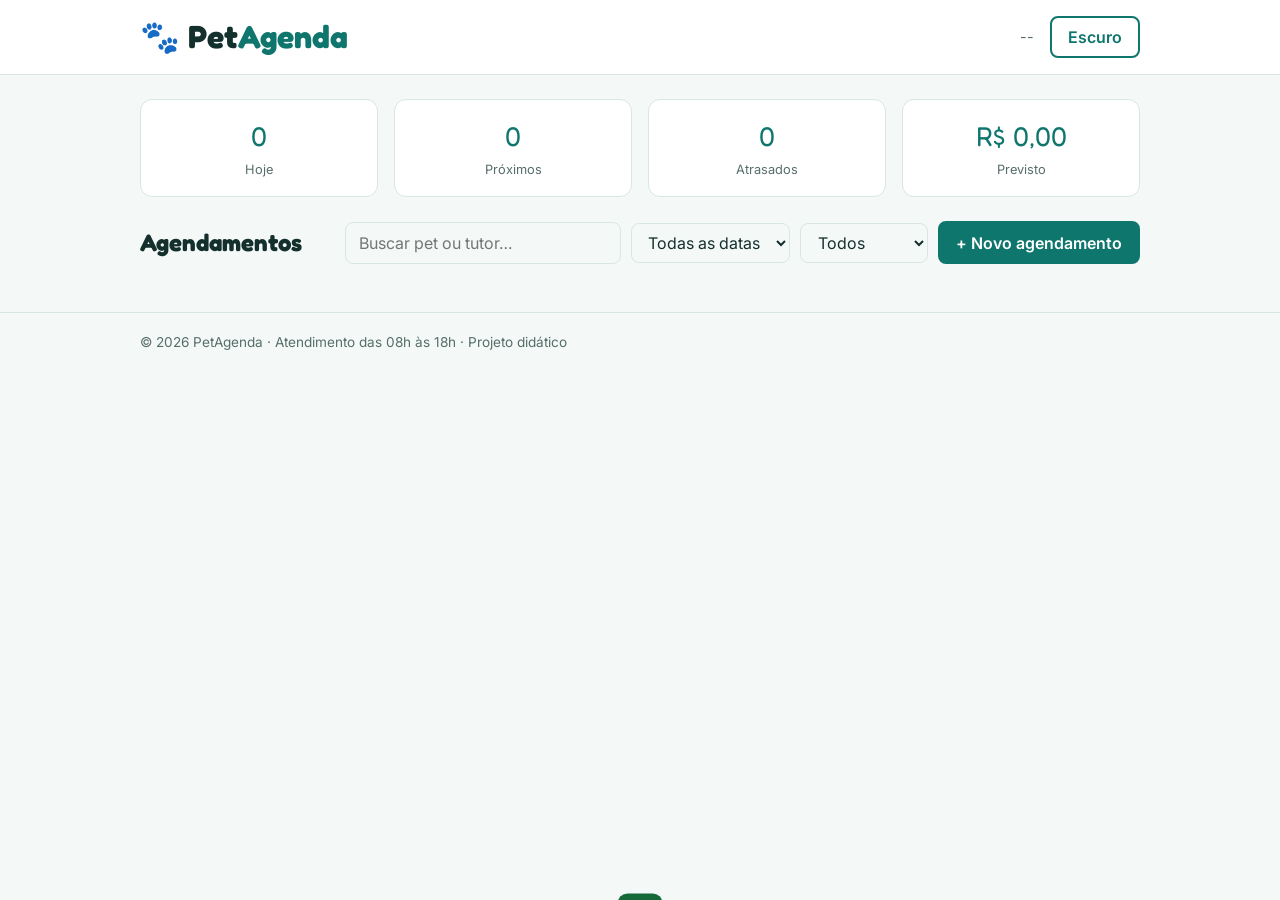
<file: AGENDAPET/index.html>
<!DOCTYPE html>
<html lang="pt-BR">
<head>
  <meta charset="UTF-8">
  <meta name="viewport" content="width=device-width, initial-scale=1">
  <title>PetAgenda — Agendamentos do pet shop</title>
  <link href="https://fonts.googleapis.com/css2?family=Fredoka:wght@600&family=Inter:wght@400;600&display=swap" rel="stylesheet">
  <link rel="stylesheet" href="style.css">
</head>
<body>
  <header class="topo">
    <div class="container topo__in">
      <h1 class="logo">🐾 Pet<span>Agenda</span></h1>
      <p class="relogio"><time id="relogio">--</time></p>
      <button id="btn-tema" class="btn btn-sec" type="button" aria-label="Alternar tema">Escuro</button>
    </div>
  </header>

  <main class="container">
    <!-- Resumo (visibilidade do estado do sistema) -->
    <section class="resumo" aria-label="Resumo">
      <div class="kpi"><span id="k-hoje">0</span><small>Hoje</small></div>
      <div class="kpi"><span id="k-prox">0</span><small>Próximos</small></div>
      <div class="kpi"><span id="k-atras">0</span><small>Atrasados</small></div>
      <div class="kpi"><span id="k-fat">R$ 0,00</span><small>Previsto</small></div>
    </section>

    <section aria-labelledby="t-ag">
      <div class="barra">
        <h2 id="t-ag">Agendamentos <small id="contagem"></small></h2>
        <label for="busca" class="sr-only">Buscar por pet ou tutor</label>
        <input id="busca" type="search" placeholder="Buscar pet ou tutor…">
        <label for="periodo" class="sr-only">Período</label>
        <select id="periodo">
          <option value="todos">Todas as datas</option>
          <option value="hoje">Hoje</option>
          <option value="proximos">Próximos</option>
        </select>
        <label for="status" class="sr-only">Status</label>
        <select id="status">
          <option>Todos</option><option>Agendado</option><option>Concluído</option><option>Cancelado</option>
        </select>
        <button id="novo" class="btn" type="button">+ Novo agendamento</button>
      </div>
      <ul id="lista" class="lista"></ul>
    </section>
  </main>

  <footer class="rodape"><div class="container"><p>© 2026 PetAgenda · Atendimento das 08h às 18h · Projeto didático</p></div></footer>

  <dialog id="dlg" aria-labelledby="t-form">
    <form id="form" novalidate>
      <h2 id="t-form">Agendamento</h2>
      <input type="hidden" id="f-id">
      <label for="f-pet">Nome do pet</label><input id="f-pet" type="text">
      <label for="f-tutor">Nome do tutor</label><input id="f-tutor" type="text">
      <label for="f-servico">Serviço</label><select id="f-servico"></select>
      <div class="duas">
        <div><label for="f-data">Data</label><input id="f-data" type="date"></div>
        <div><label for="f-hora">Hora</label><input id="f-hora" type="time" step="900"></div>
      </div>
      <p id="erro-form" class="erro" role="alert"></p>
      <div class="acoes">
        <button type="button" id="cancelar" class="btn btn-sec">Cancelar</button>
        <button type="submit" class="btn">Salvar</button>
      </div>
    </form>
  </dialog>

  <div id="toast" role="status" aria-live="polite"></div>
  <script src="script.js"></script>
</body>
</html>
</file>
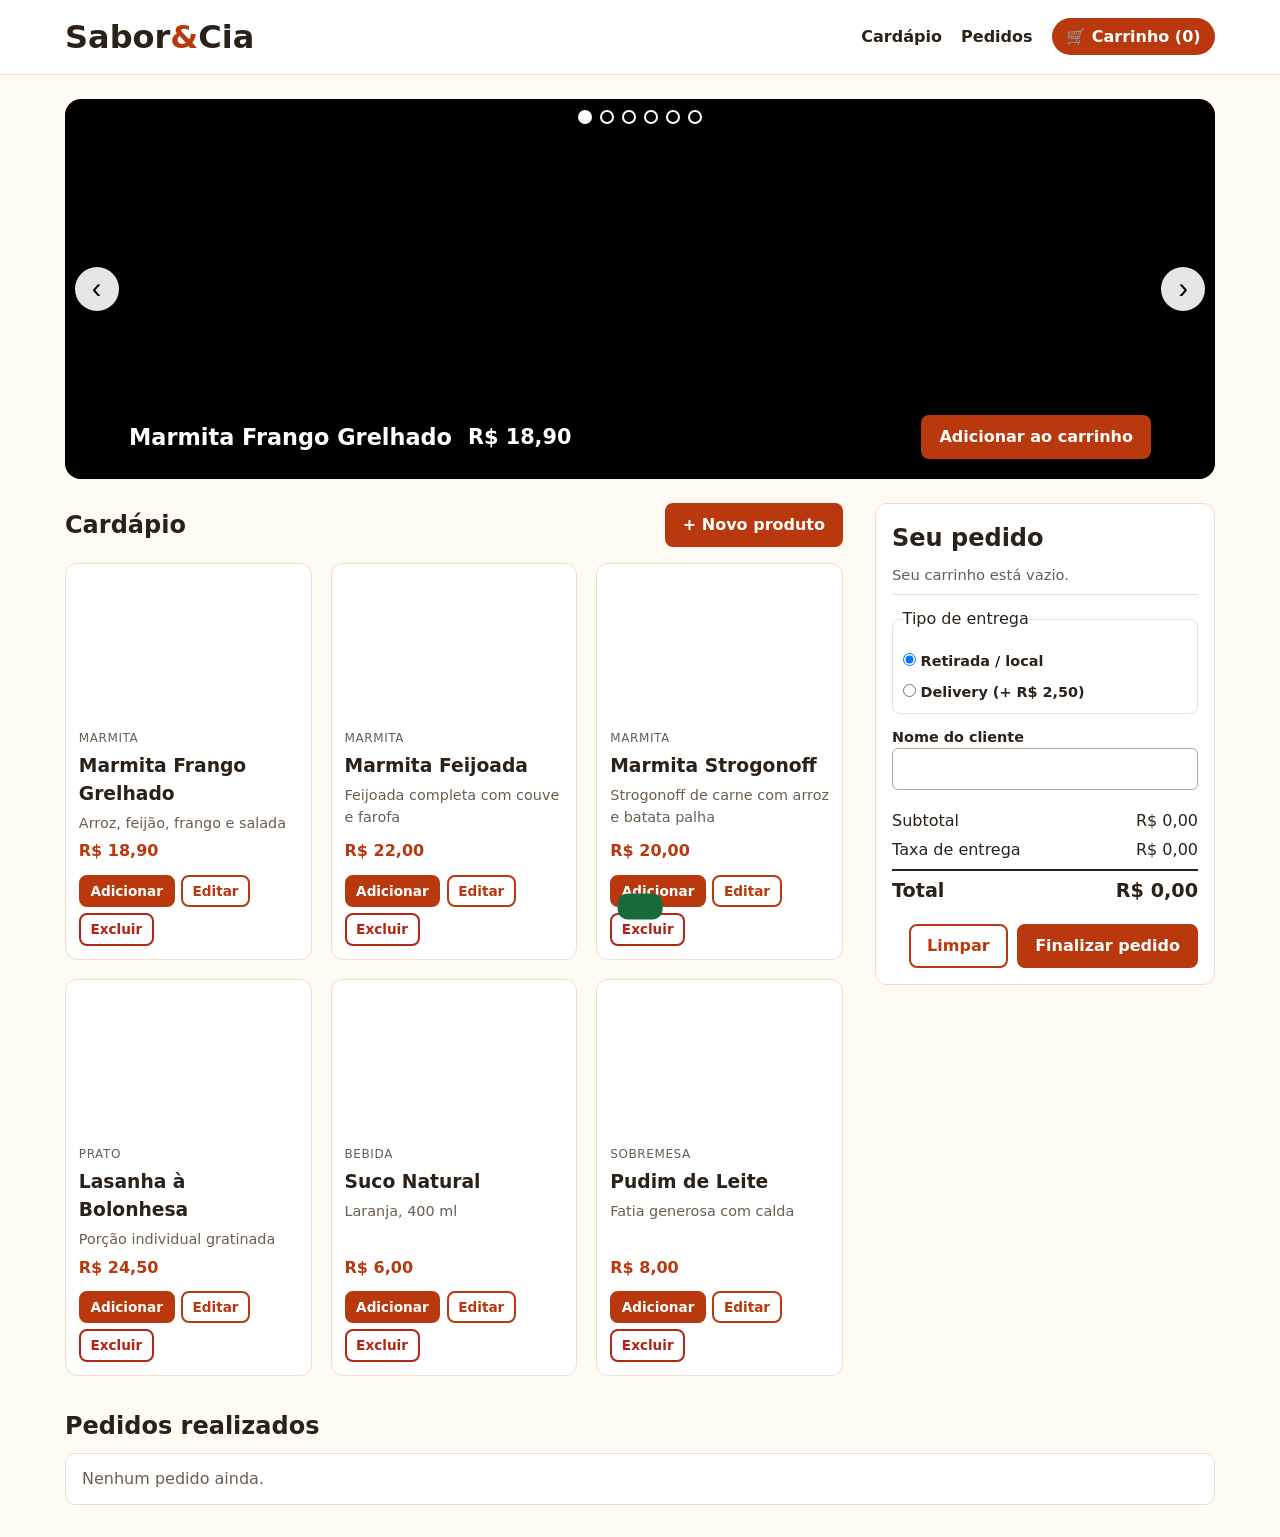
<file: CARRINHODECOMPRAS/index.html>
<!DOCTYPE html>
<html lang="pt-BR">
<head>
  <meta charset="UTF-8">
  <meta name="viewport" content="width=device-width, initial-scale=1">
  <title>Sabor & Cia — Pedidos</title>
  <link rel="stylesheet" href="style.css">
</head>
<body>
  <header class="topo">
    <div class="container topo__in">
      <h1 class="logo">Sabor<span>&amp;</span>Cia</h1>
      <nav aria-label="Principal">
        <a href="#cardapio">Cardápio</a>
        <a href="#pedidos">Pedidos</a>
        <!-- Visibilidade do estado: contador sempre visível -->
        <a href="#carrinho" class="btn-carrinho">🛒 Carrinho (<span id="contador">0</span>)</a>
      </nav>
    </div>
  </header>

  <main class="container">
    <!-- CARROSSEL: imagem + nome + preço de cada prato -->
    <section id="carrossel" class="carrossel" aria-roledescription="carrossel" aria-label="Pratos em destaque">
      <div id="slide"></div>
      <button id="ant" class="seta esq" type="button" aria-label="Prato anterior">‹</button>
      <button id="prox" class="seta dir" type="button" aria-label="Próximo prato">›</button>
      <div id="pontos" class="pontos"></div>
    </section>

    <div class="layout">
      <!-- CARDÁPIO (READ + botões de CREATE / UPDATE / DELETE) -->
      <section id="cardapio" aria-labelledby="t-cardapio">
        <div class="secao-topo">
          <h2 id="t-cardapio">Cardápio</h2>
          <button id="novo" class="btn" type="button">+ Novo produto</button>
        </div>
        <div id="lista" class="grade"></div>
      </section>

      <!-- CARRINHO -->
      <aside id="carrinho" class="carrinho" aria-labelledby="t-carrinho">
        <h2 id="t-carrinho">Seu pedido</h2>
        <ul id="itens" class="itens"></ul>

        <fieldset>
          <legend>Tipo de entrega</legend>
          <label><input type="radio" name="entrega" value="retirada" checked> Retirada / local</label>
          <label><input type="radio" name="entrega" value="delivery"> Delivery (+ R$ 2,50)</label>
        </fieldset>

        <label for="cli-nome">Nome do cliente</label>
        <input id="cli-nome" type="text" autocomplete="name">
        <div id="bloco-end" hidden>
          <label for="cli-end">Endereço de entrega</label>
          <input id="cli-end" type="text" autocomplete="street-address">
        </div>

        <dl class="resumo">
          <div><dt>Subtotal</dt><dd id="r-sub">R$ 0,00</dd></div>
          <div><dt>Taxa de entrega</dt><dd id="r-taxa">R$ 0,00</dd></div>
          <div class="total"><dt>Total</dt><dd id="r-total">R$ 0,00</dd></div>
        </dl>
        <div class="acoes">
          <button id="limpar" class="btn btn-sec" type="button">Limpar</button>
          <button id="finalizar" class="btn" type="button">Finalizar pedido</button>
        </div>
      </aside>
    </div>

    <section id="pedidos" aria-labelledby="t-pedidos">
      <h2 id="t-pedidos">Pedidos realizados</h2>
      <ul id="lista-pedidos" class="pedidos"></ul>
    </section>
  </main>

  <!-- Formulário de produto (CREATE e UPDATE) -->
  <dialog id="dlg" aria-labelledby="t-form">
    <form id="form-produto" novalidate>
      <h2 id="t-form">Produto</h2>
      <input type="hidden" id="p-id">
      <label for="p-nome">Nome</label><input id="p-nome" type="text">
      <label for="p-desc">Descrição</label><input id="p-desc" type="text">
      <label for="p-preco">Preço (R$)</label><input id="p-preco" type="text" inputmode="decimal" placeholder="0,00">
      <label for="p-cat">Categoria</label>
      <select id="p-cat"><option>Marmita</option><option>Prato</option><option>Bebida</option><option>Sobremesa</option></select>
      <label for="p-img">URL da imagem (opcional)</label><input id="p-img" type="url">
      <p id="erro-form" class="erro" role="alert"></p>
      <div class="acoes">
        <button type="button" id="cancelar" class="btn btn-sec">Cancelar</button>
        <button type="submit" class="btn">Salvar</button>
      </div>
    </form>
  </dialog>

  <!-- Feedback visual de toda ação -->
  <div id="toast" role="status" aria-live="polite"></div>
  <script src="script.js"></script>
</body>
</html>
</file>
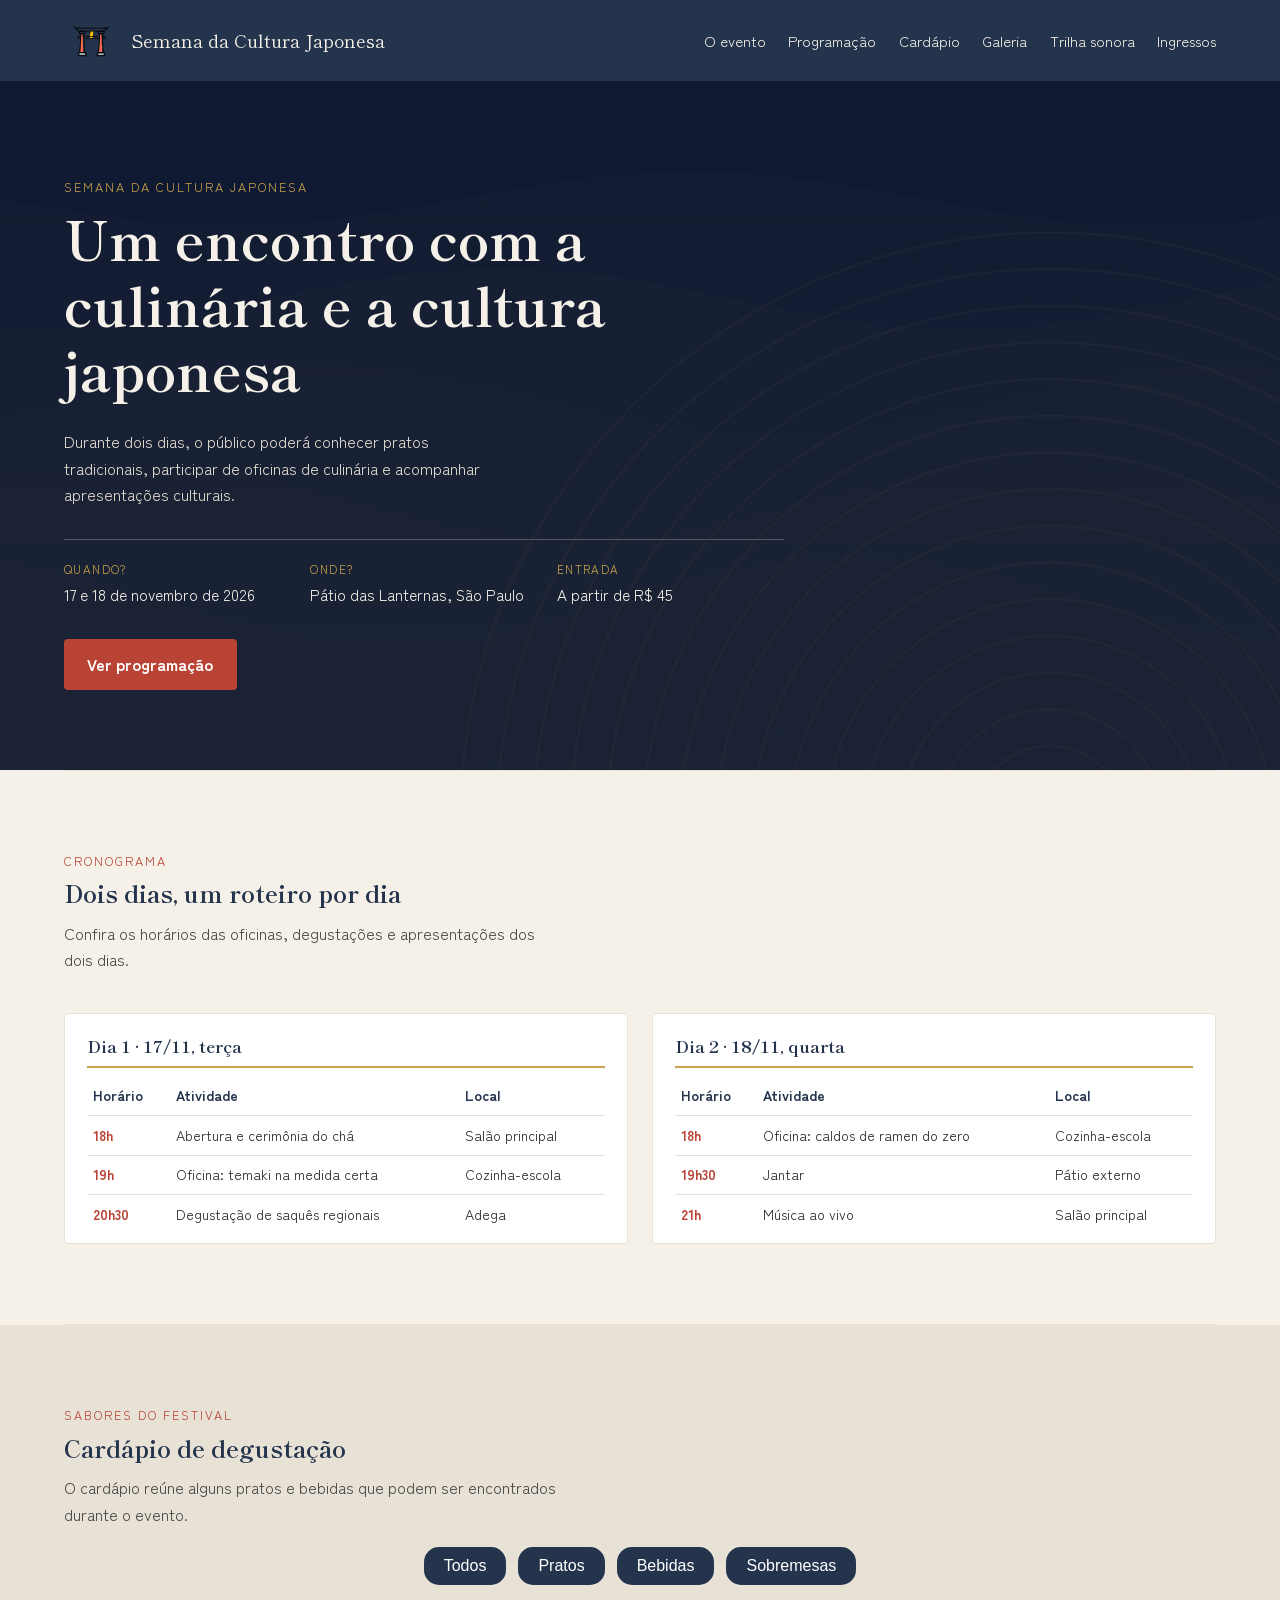
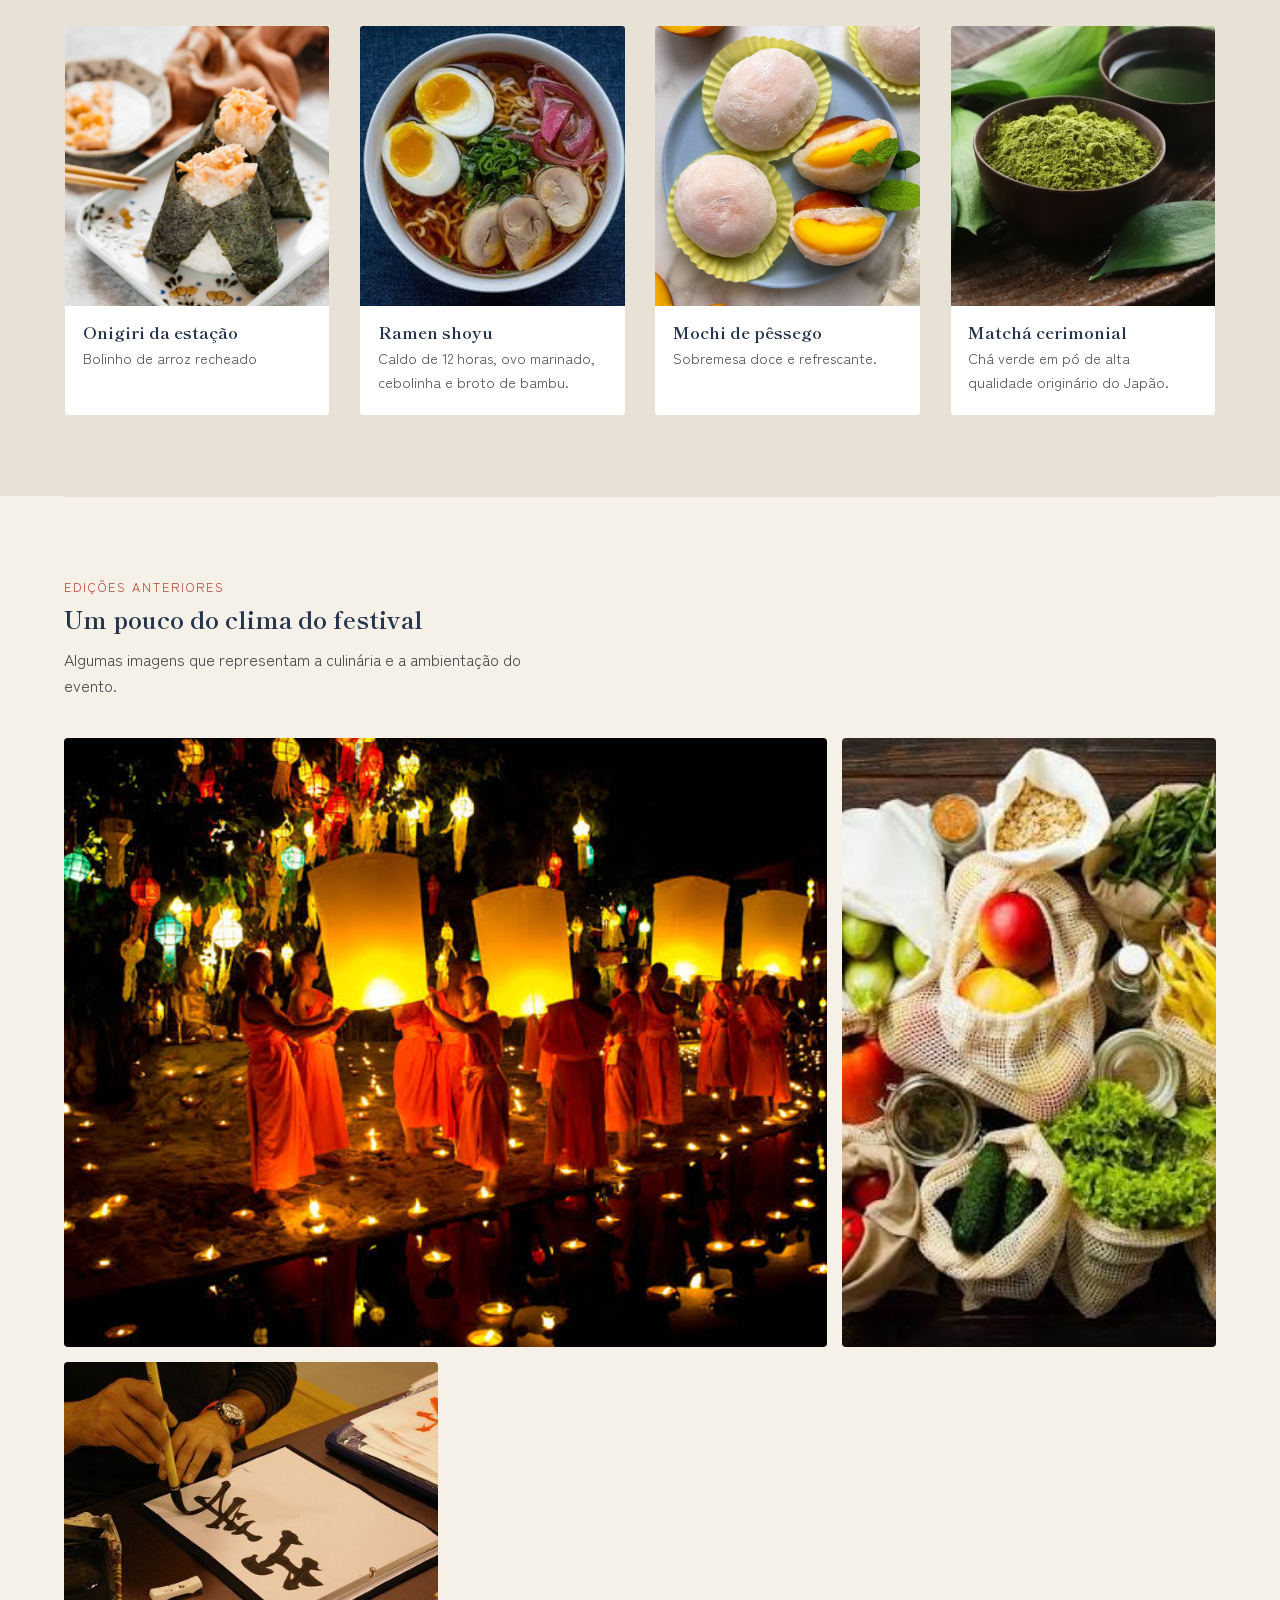
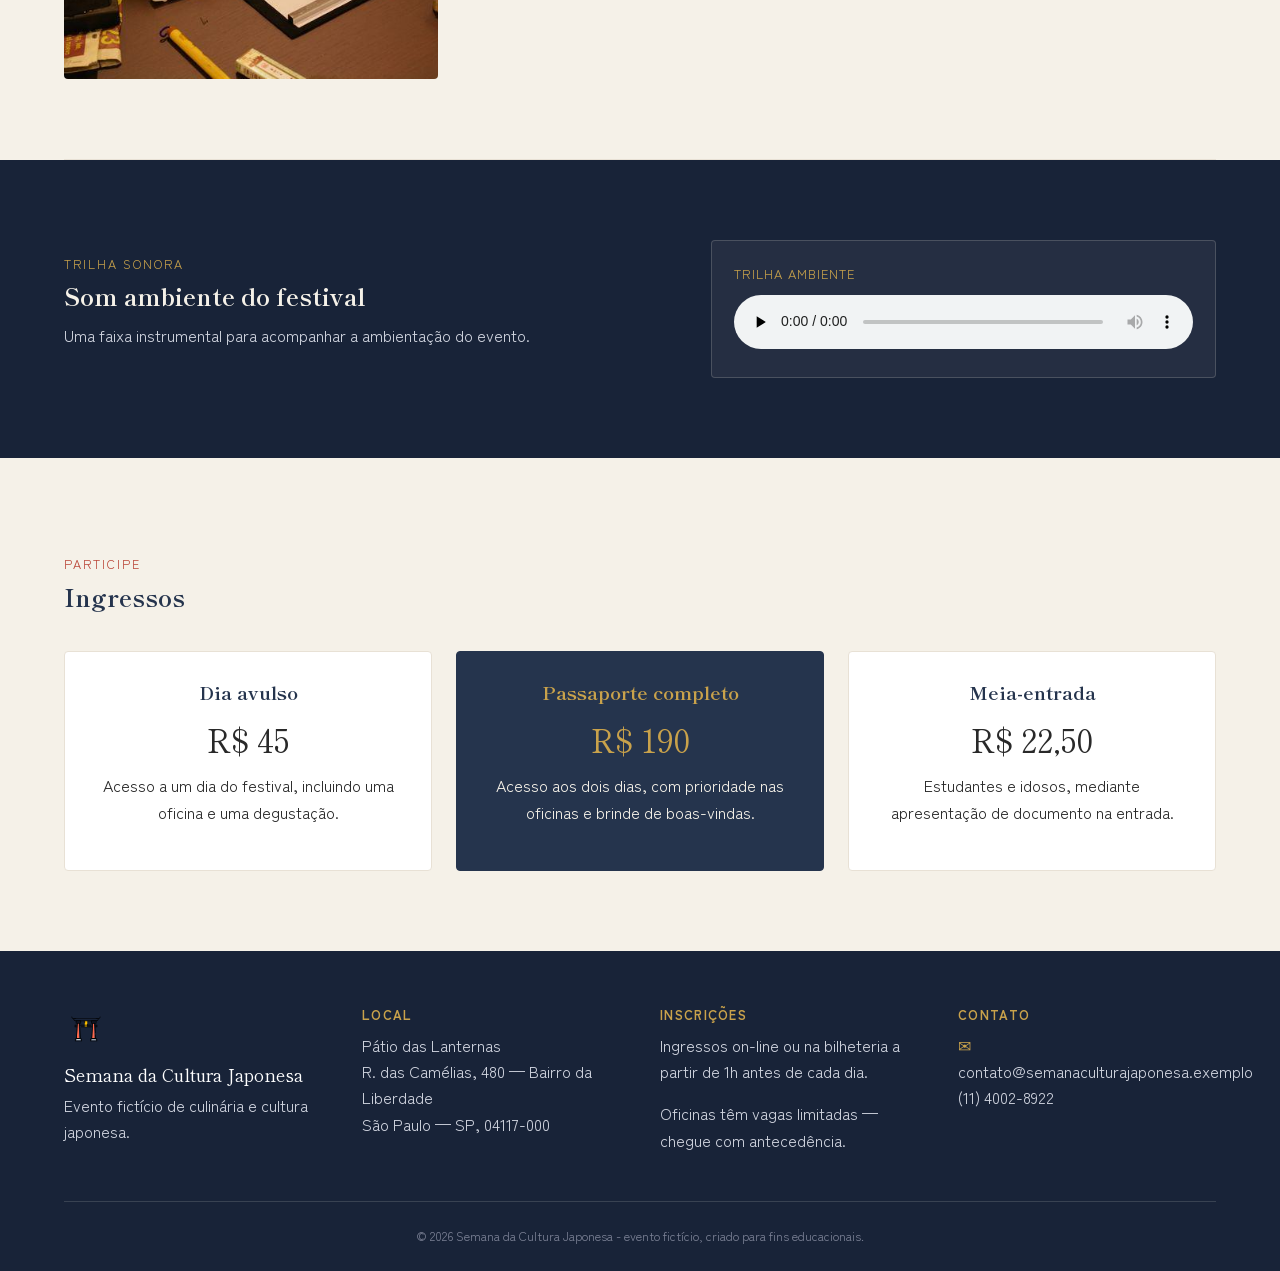
<file: semana-cultura-japonesa-main/semana-cultura-japonesa-main/index.html>
<!DOCTYPE html>
<html lang="pt-BR">
<head>
  <meta charset="UTF-8">
  <meta name="viewport" content="width=device-width, initial-scale=1.0">
  <title>Semana da Cultura Japonesa 2026 — Festival gastronômico em São Paulo</title>
  <meta name="description" content="Semana da Cultura Japonesa: dois dias de oficinas, degustações e apresentações culturais. 17 e 18 de novembro, no Pátio das Lanternas, São Paulo. Ingressos disponíveis.">
  <meta name="keywords" content="cultura japonesa, evento gastronômico, culinária japonesa, festival, oficinas, São Paulo">
  <meta name="author" content="Semana da Cultura Japonesa">
  <meta property="og:title" content="Semana da Cultura Japonesa 2026">
  <meta property="og:description" content="Dois dias de sabores, tradição e arte japonesa. 17 e 18 de novembro, no Pátio das Lanternas.">
  <meta property="og:type" content="website">
  <link rel="icon" type="image/svg+xml" href="img/emblema.svg">
  <link rel="preconnect" href="https://fonts.googleapis.com">
  <link rel="preconnect" href="https://fonts.gstatic.com" crossorigin>
  <link href="https://fonts.googleapis.com/css2?family=Shippori+Mincho:wght@500;700&family=Zen+Kaku+Gothic+New:wght@400;500;700&display=swap" rel="stylesheet">
  <link rel="stylesheet" href="css/style.css">
</head>
<body>

  <a class="pular-conteudo" href="#conteudo-principal">Pular para o conteúdo</a>

  <header class="cabecalho" id="topo">
  <div class="cabecalho__marca">
    <img src="img/emblema.svg" alt="Emblema da Semana da Cultura Japonesa" width="55" height="54">

    <p class="cabecalho__titulo">Semana da Cultura Japonesa</p>
  </div>

  <nav class="cabecalho__nav" aria-label="Navegação principal">
    <ul>
      <li><a href="#sobre">O evento</a></li>
      <li><a href="#programacao">Programação</a></li>
      <li><a href="#cardapio">Cardápio</a></li>
      <li><a href="#galeria">Galeria</a></li>
      <li><a href="#ouvir">Trilha sonora</a></li>
      <li><a href="#ingressos">Ingressos</a></li>
    </ul>
  </nav>
</header>

  <main id="conteudo-principal">

    <section class="hero" id="sobre" aria-labelledby="hero-titulo">
  <div class="hero__conteudo">

    <p class="eyebrow eyebrow--claro">Semana da Cultura Japonesa</p>

    <h1 id="hero-titulo">
      Um encontro com a culinária e a cultura japonesa
    </h1>

    <p class="hero__texto">
      Durante dois dias, o público poderá conhecer pratos tradicionais,
      participar de oficinas de culinária e acompanhar apresentações culturais.
    </p>

    <dl class="hero__info">
      <div>
        <dt>Quando?</dt>
        <dd>
          <time datetime="2026-11-17">17 e 18 de novembro de 2026</time>
        </dd>
      </div>

      <div>
        <dt>Onde?</dt>
        <dd>
          Pátio das Lanternas, São Paulo
        </dd>
      </div>

      <div>
        <dt>Entrada</dt>
        <dd>A partir de R$ 45</dd>
      </div>
    </dl>

    <div class="hero__acoes">
      <a href="#programacao" class="botao botao--primario">
        Ver programação
      </a>
    </div>

  </div>
</section>

    <div class="divisor" aria-hidden="true"></div>

    <section class="secao" id="programacao" aria-labelledby="prog-titulo">
      <p class="eyebrow">Cronograma</p>
      <h2 id="prog-titulo">Dois dias, um roteiro por dia</h2>
      <p class="secao__intro">
        Confira os horários das oficinas, degustações e apresentações dos dois dias.
      </p>

      <div class="programacao__grade">
        <article class="dia-card">
          <h3>Dia 1 · <time datetime="2026-11-17">17/11, terça</time></h3>
          <table class="tabela-dia">
            <caption class="sr-somente">Atividades do dia 1</caption>
            <thead>
              <tr><th scope="col">Horário</th><th scope="col">Atividade</th><th scope="col">Local</th></tr>
            </thead>
            <tbody>
              <tr><td>18h</td><td>Abertura e cerimônia do chá</td><td>Salão principal</td></tr>
              <tr><td>19h</td><td>Oficina: temaki na medida certa</td><td>Cozinha-escola</td></tr>
              <tr><td>20h30</td><td>Degustação de saquês regionais</td><td>Adega</td></tr>
            </tbody>
          </table>
        </article>

        <article class="dia-card">
          <h3>Dia 2 · <time datetime="2026-11-18">18/11, quarta</time></h3>
          <table class="tabela-dia">
            <caption class="sr-somente">Atividades do dia 2</caption>
            <thead>
              <tr><th scope="col">Horário</th><th scope="col">Atividade</th><th scope="col">Local</th></tr>
            </thead>
            <tbody>
              <tr><td>18h</td><td>Oficina: caldos de ramen do zero</td><td>Cozinha-escola</td></tr>
              <tr><td>19h30</td><td>Jantar</td><td>Pátio externo</td></tr>
              <tr><td>21h</td><td>Música ao vivo</td><td>Salão principal</td></tr>
            </tbody>
          </table>
        </article>
      </div>
    </section>

    <div class="divisor divisor--onda" aria-hidden="true"></div>

    <section class="secao secao--washi" id="cardapio" aria-labelledby="cardapio-titulo">
      <p class="eyebrow">Sabores do festival</p>
      <h2 id="cardapio-titulo">Cardápio de degustação</h2>
      <p class="secao__intro">
        O cardápio reúne alguns pratos e bebidas que podem ser encontrados durante o evento.
      </p>

      <div class="filtros">
        <button data-categoria="todos">Todos</button>
        <button data-categoria="pratos">Pratos</button>
        <button data-categoria="bebidas">Bebidas</button>
        <button data-categoria="sobremesas">Sobremesas</button>
      </div>

      <div class="cardapio__grade">
        <figure class="prato" data-categoria="pratos">
          <img src="img/prato-onigiri.png" alt="Ilustração de um onigiri triangular envolto em alga nori" loading="lazy">
          <figcaption>
            <h3>Onigiri da estação</h3>
            <p>Bolinho de arroz recheado</p>
          </figcaption>
        </figure>

        <figure class="prato" data-categoria="pratos">
          <img src="img/prato-ramen.png" alt="Ilustração de uma tigela de ramen com ovo, cebolinha e alga" loading="lazy">
          <figcaption>
            <h3>Ramen shoyu</h3>
            <p>Caldo de 12 horas, ovo marinado, cebolinha e broto de bambu.</p>
          </figcaption>
        </figure>

        <figure class="prato" data-categoria="sobremesas">
          <img src="img/prato-mochi.png" alt="Ilustração de três mochis coloridos em tons de rosa, verde e amarelo" loading="lazy">
          <figcaption>
            <h3>Mochi de pêssego</h3>
            <p>Sobremesa doce e refrescante.</p>
          </figcaption>
        </figure>

        <figure class="prato" data-categoria="bebidas">
          <img src="img/prato-matcha.png" alt="Ilustração de uma tigela de chá matchá batido com chasen de bambu" loading="lazy">
          <figcaption>
            <h3>Matchá cerimonial</h3>
            <p>Chá verde em pó de alta qualidade originário do Japão.</p>
          </figcaption>
        </figure>
      </div>

    </section>

    <div class="divisor" aria-hidden="true"></div>

    <section class="secao" id="galeria" aria-labelledby="galeria-titulo">
      <p class="eyebrow">Edições anteriores</p>
      <h2 id="galeria-titulo">Um pouco do clima do festival</h2>
      <p class="secao__intro">Algumas imagens que representam a culinária e a ambientação do evento.</p>

      <div class="galeria__grade">
        <figure class="galeria__item galeria__item--grande">
          <img src="img/galeria-lanternas.jpg" alt="Fileira de lanternas japonesas iluminadas ao entardecer" loading="lazy">
          <figcaption>Noite de lanternas no jardim</figcaption>
        </figure>
        <figure class="galeria__item">
          <img src="img/galeria-ingredientes.jpg" alt="Composição de ingredientes coloridos e macarrão fresco" loading="lazy">
          <figcaption>Ingredientes da estação</figcaption>
        </figure>
        <figure class="galeria__item">
          <img src="img/galeria-caligrafia.jpg" alt="Traço circular de caligrafia enso sobre papel washi" loading="lazy">
          <figcaption>Demonstração de shodō</figcaption>
        </figure>
      </div>
    </section>

    <div class="divisor divisor--onda" aria-hidden="true"></div>

    <section class="secao secao--escura" id="ouvir" aria-labelledby="audio-titulo">
      <div class="audio__caixa">

        <div>
          <p class="eyebrow eyebrow--claro">Trilha sonora</p>

          <h2 id="audio-titulo">Som ambiente do festival</h2>

          <p class="secao__intro secao__intro--claro">
            Uma faixa instrumental para acompanhar a ambientação do evento.
          </p>
        </div>

        <figure class="audio__player">
          <figcaption>Trilha ambiente</figcaption>

          <audio controls preload="none">
            <source src="media/trilha-ambiente.wav" type="audio/wav">
            Seu navegador não suporta o elemento de áudio.
          </audio>
        </figure>

      </div>
    </section>

    <section class="secao" id="ingressos" aria-labelledby="ingressos-titulo">
      <p class="eyebrow">Participe</p>
      <h2 id="ingressos-titulo">Ingressos</h2>
      <div class="ingressos__grade">
        <article class="ingresso-card">
          <h3>Dia avulso</h3>
          <p class="ingresso-card__preco">R$ 45</p>
          <p>Acesso a um dia do festival, incluindo uma oficina e uma degustação.</p>
        </article>
        <article class="ingresso-card ingresso-card--destaque">
          <h3>Passaporte completo</h3>
          <p class="ingresso-card__preco">R$ 190</p>
          <p>Acesso aos dois dias, com prioridade nas oficinas e brinde de boas-vindas.</p>
        </article>
        <article class="ingresso-card">
          <h3>Meia-entrada</h3>
          <p class="ingresso-card__preco">R$ 22,50</p>
          <p>Estudantes e idosos, mediante apresentação de documento na entrada.</p>
        </article>
      </div>
    </section>

  </main>

  <footer class="rodape" id="contato">

    <script src="backend/back.js"></script>

    <div class="rodape__grade">
      <div>
        <img src="img/emblema.svg" alt="Emblema da Semana da Cultura Japonesa" width="44" height="44">
        <p class="rodape__titulo">Semana da Cultura Japonesa</p>
        <p>Evento fictício de culinária e cultura japonesa.</p>
      </div>

      <address>
        <h3>Local</h3>
        <p>Pátio das Lanternas<br>
        R. das Camélias, 480 — Bairro da Liberdade<br>
        São Paulo — SP, 04117-000</p>
      </address>

      <div>
        <h3>Inscrições</h3>
        <p>Ingressos on-line ou na bilheteria a partir de 1h antes de cada dia.</p>
        <p>Oficinas têm vagas limitadas — chegue com antecedência.</p>
      </div>

      <address>
        <h3>Contato</h3>
        <p>
          <a href="mailto:contato@semanaculturajaponesa.exemplo">contato@semanaculturajaponesa.exemplo</a><br>
          <a href="tel:+551140028922">(11) 4002-8922</a>
        </p>
      </address>
    </div>
    <p class="rodape__copy">© 2026 Semana da Cultura Japonesa - evento fictício, criado para fins educacionais.</p>
  </footer>

</body>
</html>
</file>
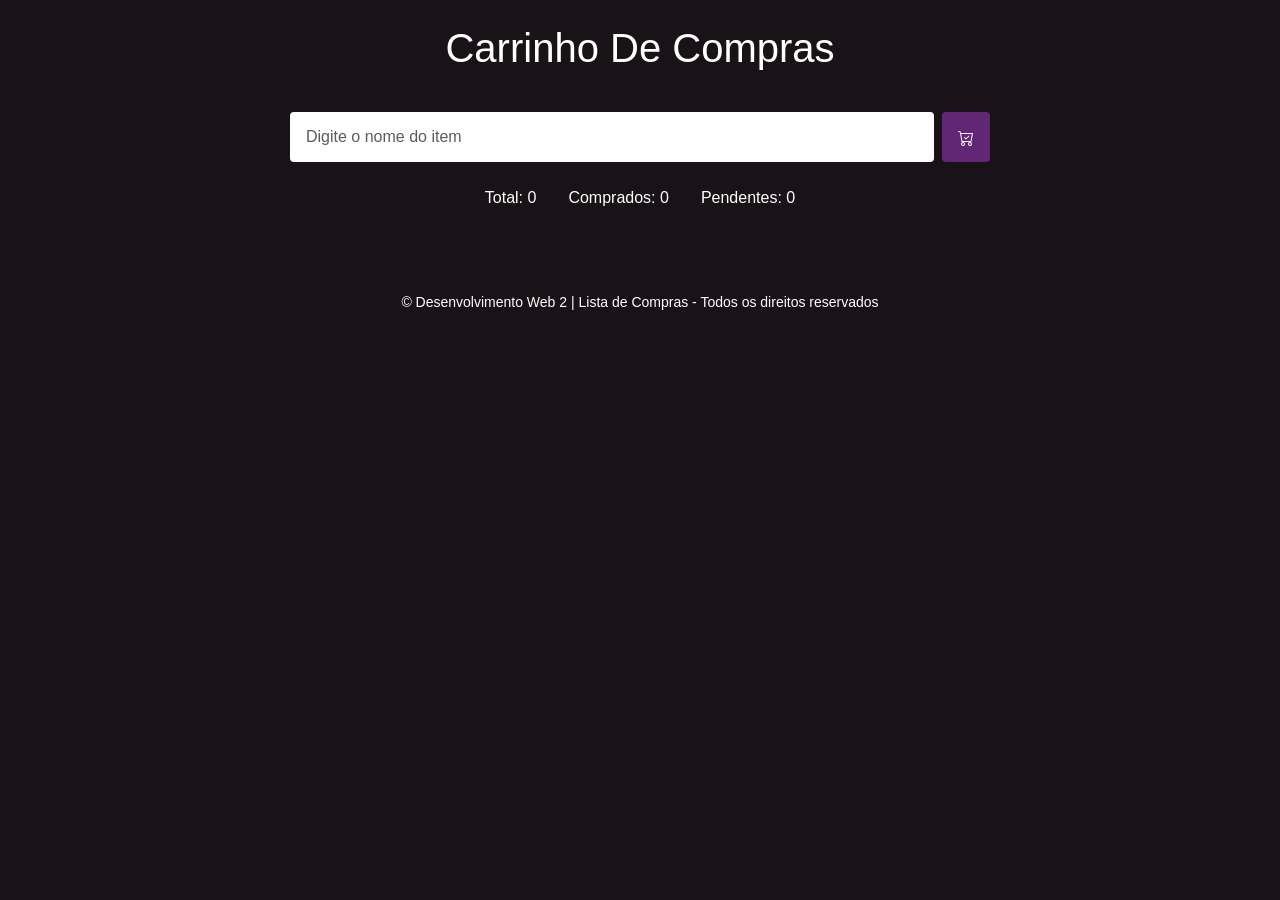
<file: TrabalhoEmDupla-main/TrabalhoEmDupla-main/front.html>
<!DOCTYPE html>
<html lang="pt-BR">

<head>
    <meta charset="UTF-8">
    <meta name="viewport" content="width=device-width, initial-scale=1.0">
    
    <meta name="description" content="Aplicação de lista de compras simples e intuitiva para gerenciar itens, marcar produtos comprados e acompanhar pendências.">

    <title>Lista de Compras</title>

    <link href="https://cdn.jsdelivr.net/npm/bootstrap@5.3.8/dist/css/bootstrap.min.css" rel="stylesheet">
    <link rel="stylesheet" href="style.css">
</head>

<body class="container py-4">

    <header>
        <h1>Carrinho De Compras</h1>
    </header>

    <main class="content">

        <section class="content--add-item">
            <input
                type="text"
                id="input-name-item"
                class="form-control"
                placeholder="Digite o nome do item"
            >

            <button id="btn-novo-item" class="btn" aria-label="Adicionar item">
                <svg xmlns="http://www.w3.org/2000/svg" width="16" height="16" fill="currentColor" class="bi bi-cart-check" viewBox="0 0 16 16">
                    <path d="M11.354 6.354a.5.5 0 0 0-.708-.708L8 8.293 6.854 7.146a.5.5 0 1 0-.708.708l1.5 1.5a.5.5 0 0 0 .708 0z"/>
                    <path d="M.5 1a.5.5 0 0 0 0 1h1.11l.401 1.607 1.498 7.985A.5.5 0 0 0 4 12h1a2 2 0 1 0 0 4 2 2 0 0 0 0-4h7a2 2 0 1 0 0 4 2 2 0 0 0 0-4h1a.5.5 0 0 0 .491-.408l1.5-8A.5.5 0 0 0 14.5 3H2.89l-.405-1.621A.5.5 0 0 0 2 1zm3.915 10L3.102 4h10.796l-1.313 7zM6 14a1 1 0 1 1-2 0 1 1 0 0 1 2 0m7 0a1 1 0 1 1-2 0 1 1 0 0 1 2 0"/>
                </svg>
            </button>
        </section>

        <section class="content--counter">
            <p>Total: <span id="contador-total">0</span></p>
            <p>Comprados: <span id="contador-comprados">0</span></p>
            <p>Pendentes: <span id="contador-pendentes">0</span></p>
        </section>

        <section class="content--body">
            <ol id="lista-compras"></ol>
        </section>

    </main>

    <footer class="text-center mt-4">
        <small>&copy; Desenvolvimento Web 2 | Lista de Compras - Todos os direitos reservados</small>
    </footer>

    <script src="back.js"></script>

</body>

</html>
</file>
<file: AGENDAPET/style.css>
:root {
  --bg: #f4f9f8; --card: #fff; --ink: #14302d; --muted: #566e6a; --line: #d9e6e3;
  --brand: #0f766e; --acento: #e8590c; --ok: #166a3a; --err: #b42318;
  --f-titulo: "Fredoka", system-ui, sans-serif; --f-corpo: "Inter", system-ui, sans-serif;
}
[data-theme="dark"] {
  --bg: #0e1a19; --card: #162726; --ink: #e8f4f2; --muted: #9bb5b1; --line: #26403d; --brand: #2dd4bf; --acento: #fb923c;
}
* { box-sizing: border-box; margin: 0; padding: 0; }
body { font-family: var(--f-corpo); background: var(--bg); color: var(--ink); line-height: 1.5; transition: background .3s, color .3s; }
.container { width: min(1000px, 94%); margin-inline: auto; }
ul { list-style: none; }
h1, h2 { font-family: var(--f-titulo); }
[hidden] { display: none !important; }
.sr-only { position: absolute; width: 1px; height: 1px; overflow: hidden; clip: rect(0 0 0 0); }
:focus-visible { outline: 3px solid var(--acento); outline-offset: 2px; }

.topo { background: var(--card); border-bottom: 1px solid var(--line); position: sticky; top: 0; z-index: 10; }
.topo__in { display: flex; align-items: center; gap: 1rem; padding-block: .8rem; flex-wrap: wrap; }
.logo span { color: var(--brand); }
.relogio { margin-left: auto; color: var(--muted); font-size: .9rem; }

.btn { font: inherit; font-weight: 600; cursor: pointer; border: 2px solid var(--brand); background: var(--brand); color: #fff;
  padding: .45rem 1rem; border-radius: 8px; transition: filter .2s, transform .1s; }
[data-theme="dark"] .btn { color: #0e1a19; }
.btn:hover { filter: brightness(1.15); }
.btn:active { transform: scale(.97); }
.btn-sec { background: transparent; color: var(--brand); }
[data-theme="dark"] .btn-sec { color: var(--brand); }
.btn-pq { padding: .2rem .65rem; font-size: .82rem; }
.btn-perigo { background: transparent; border-color: var(--err); color: var(--err); }
[data-theme="dark"] .btn-perigo { color: #fda29b; border-color: #fda29b; }

input, select { width: 100%; padding: .5rem .8rem; border: 1px solid var(--line); border-radius: 8px; font: inherit; background: var(--bg); color: var(--ink); }
label { display: block; font-weight: 600; font-size: .9rem; margin-top: .6rem; }

.resumo { display: grid; grid-template-columns: repeat(4, 1fr); gap: 1rem; margin-block: 1.5rem; }
.kpi { background: var(--card); border: 1px solid var(--line); border-radius: 12px; padding: 1rem; text-align: center; }
.kpi span { display: block; font-family: var(--f-titulo); font-size: 1.7rem; color: var(--brand); }
small { color: var(--muted); font-family: var(--f-corpo); font-size: .8rem; font-weight: 400; }

.barra { display: flex; align-items: center; gap: .6rem; flex-wrap: wrap; margin-bottom: 1rem; }
.barra h2 { margin-right: auto; }
.barra input, .barra select { width: auto; }

.lista { display: grid; gap: .8rem; }
.item { background: var(--card); border: 1px solid var(--line); border-left: 6px solid var(--brand); border-radius: 10px;
  padding: .9rem 1rem; display: grid; grid-template-columns: 150px 1fr auto; gap: 1rem; align-items: center; }
.item.concluido { border-left-color: var(--ok); opacity: .8; }
.item.cancelado { border-left-color: var(--muted); opacity: .6; }
.item.atrasado { border-left-color: var(--err); }
.quando { font-weight: 700; }
.pet { font-weight: 700; font-size: 1.05rem; }
.meta { color: var(--muted); font-size: .88rem; }
.selo { display: inline-block; font-size: .72rem; font-weight: 700; padding: .1rem .5rem; border-radius: 4px; color: #fff; background: var(--brand); }
[data-theme="dark"] .selo { color: #0e1a19; }
.selo.atrasado { background: var(--err); color: #fff; }
.selo.concluido { background: var(--ok); color: #fff; }
.selo.cancelado { background: var(--muted); color: #fff; }
.btns { display: flex; gap: .4rem; flex-wrap: wrap; justify-content: flex-end; }
.vazio { color: var(--muted); padding: 1.5rem; text-align: center; }

.rodape { border-top: 1px solid var(--line); color: var(--muted); font-size: .85rem; padding-block: 1.2rem; margin-top: 2rem; }

dialog { margin: auto; border: 0; border-radius: 12px; padding: 1.5rem; width: min(430px, 92%); background: var(--card); color: var(--ink); }
dialog::backdrop { background: rgba(0,0,0,.55); }
.duas { display: grid; grid-template-columns: 1fr 1fr; gap: .8rem; }
.erro { color: var(--err); min-height: 1.4em; font-weight: 600; margin-top: .5rem; }
[data-theme="dark"] .erro { color: #fda29b; }
.acoes { display: flex; justify-content: flex-end; gap: .6rem; }

#toast { position: fixed; bottom: 1.2rem; left: 50%; transform: translate(-50%, 150%); background: var(--ok); color: #fff;
  padding: .8rem 1.4rem; border-radius: 10px; font-weight: 600; transition: transform .3s; z-index: 50; max-width: 92%; }
#toast.mostrar { transform: translate(-50%, 0); }
#toast.erro { background: var(--err); }

@media (max-width: 760px) {
  .resumo { grid-template-columns: repeat(2, 1fr); }
  .item { grid-template-columns: 1fr; }
  .btns { justify-content: flex-start; }
  .barra input, .barra select { width: 100%; }
}
</file>
<file: CARRINHODECOMPRAS/style.css>
/* ===== Variáveis: consistência de cores e fontes (IHC) ===== */
:root {
  --bg: #fffaf3; --card: #fff; --ink: #2b2118; --muted: #6b5d50; --line: #eadfce;
  --brand: #b9380d;      /* contraste AA com texto branco */
  --ok: #176b3a; --err: #b42318;
  --font: "Segoe UI", system-ui, sans-serif;
}
* { box-sizing: border-box; margin: 0; padding: 0; }
body { font-family: var(--font); background: var(--bg); color: var(--ink); line-height: 1.5; }
.container { width: min(1150px, 94%); margin-inline: auto; }
ul { list-style: none; }
img { display: block; max-width: 100%; }
:focus-visible { outline: 3px solid #1d4ed8; outline-offset: 2px; }  /* foco visível */
[hidden] { display: none !important; }

.topo { background: var(--card); border-bottom: 1px solid var(--line); position: sticky; top: 0; z-index: 20; }
.topo__in { display: flex; justify-content: space-between; align-items: center; flex-wrap: wrap; gap: .5rem; padding-block: .8rem; }
.logo span { color: var(--brand); }
nav { display: flex; gap: 1.2rem; align-items: center; }
nav a { color: var(--ink); text-decoration: none; font-weight: 600; }
nav a:hover { color: var(--brand); }
.btn-carrinho { background: var(--brand); color: #fff !important; padding: .4rem .9rem; border-radius: 999px; }

/* Botões padronizados (affordance: parecem clicáveis) */
.btn { font: inherit; font-weight: 600; cursor: pointer; border: 2px solid var(--brand); background: var(--brand);
  color: #fff; padding: .5rem 1rem; border-radius: 8px; transition: filter .2s, transform .1s; }
.btn:hover { filter: brightness(1.12); }
.btn:active { transform: scale(.97); }
.btn-sec { background: transparent; color: var(--brand); }
.btn-pq { padding: .25rem .6rem; font-size: .85rem; }
.btn-perigo { border-color: var(--err); background: transparent; color: var(--err); }

/* Carrossel */
.carrossel { position: relative; margin-block: 1.5rem; border-radius: 16px; overflow: hidden; background: #000; }
#slide { position: relative; }
#slide img { width: 100%; height: clamp(220px, 40vw, 380px); object-fit: cover; opacity: .85; }
.legenda { position: absolute; left: 0; right: 0; bottom: 0; padding: 1.2rem 4rem; color: #fff;
  background: linear-gradient(transparent, rgba(0,0,0,.8)); display: flex; align-items: center; gap: 1rem; flex-wrap: wrap; }
.legenda h3 { font-size: 1.4rem; }
.legenda .preco { font-size: 1.3rem; font-weight: 700; margin-right: auto; }
.seta { position: absolute; top: 50%; transform: translateY(-50%); width: 44px; height: 44px; border-radius: 50%;
  border: 0; font-size: 1.8rem; cursor: pointer; background: rgba(255,255,255,.9); }
.seta:hover { background: #fff; }
.esq { left: .6rem; } .dir { right: .6rem; }
.pontos { position: absolute; top: .7rem; width: 100%; display: flex; justify-content: center; gap: .5rem; }
.pontos button { width: 14px; height: 14px; border-radius: 50%; border: 2px solid #fff; background: transparent; cursor: pointer; }
.pontos button.ativo { background: #fff; }

/* Layout: cardápio + carrinho lado a lado */
.layout { display: grid; grid-template-columns: 1fr 340px; gap: 2rem; align-items: start; }
.secao-topo { display: flex; justify-content: space-between; align-items: center; margin-bottom: 1rem; }
.grade { display: grid; grid-template-columns: repeat(auto-fill, minmax(210px, 1fr)); gap: 1.2rem; }
.prod { background: var(--card); border: 1px solid var(--line); border-radius: 12px; overflow: hidden; display: flex; flex-direction: column; }
.prod img { width: 100%; aspect-ratio: 16/10; object-fit: cover; }
.prod__corpo { padding: .8rem; display: flex; flex-direction: column; gap: .3rem; flex: 1; }
.cat { font-size: .75rem; text-transform: uppercase; letter-spacing: .05em; color: var(--muted); }
.desc { color: var(--muted); font-size: .9rem; flex: 1; }
.preco { font-weight: 700; color: var(--brand); }
.linha-btn { display: flex; gap: .4rem; flex-wrap: wrap; margin-top: .4rem; }

.carrinho { background: var(--card); border: 1px solid var(--line); border-radius: 12px; padding: 1rem; position: sticky; top: 4.5rem; }
.itens li { display: flex; justify-content: space-between; align-items: center; gap: .5rem; padding: .5rem 0; border-bottom: 1px solid var(--line); font-size: .92rem; }
.qtd { display: flex; align-items: center; gap: .3rem; }
.qtd button { width: 28px; height: 28px; border-radius: 6px; border: 1px solid var(--brand); background: #fff; color: var(--brand); font-weight: 700; cursor: pointer; }
.vazio { color: var(--muted); padding: .8rem 0; }
fieldset { border: 1px solid var(--line); border-radius: 8px; padding: .6rem; margin-block: .8rem; }
fieldset label { display: block; }
label { display: block; font-size: .9rem; font-weight: 600; margin-top: .6rem; }
input[type=text], input[type=url], select { width: 100%; padding: .5rem; border: 1px solid #b8a893; border-radius: 6px; font: inherit; }
.resumo { margin-block: 1rem; }
.resumo div { display: flex; justify-content: space-between; padding: .15rem 0; }
.resumo dd, .resumo dt { margin: 0; }
.resumo .total { font-size: 1.2rem; font-weight: 700; border-top: 2px solid var(--ink); margin-top: .3rem; padding-top: .4rem; }
.acoes { display: flex; gap: .6rem; justify-content: flex-end; }

#pedidos { margin-block: 2rem; }
.pedidos li { background: var(--card); border: 1px solid var(--line); border-radius: 10px; padding: .8rem 1rem; margin-top: .6rem; }
.status { background: #e7f5ec; color: var(--ok); padding: .1rem .5rem; border-radius: 4px; font-size: .8rem; font-weight: 700; }

dialog { margin: auto; border: 0; border-radius: 12px; padding: 1.5rem; width: min(440px, 92%); }
dialog::backdrop { background: rgba(0,0,0,.5); }
.erro { color: var(--err); min-height: 1.4em; margin-top: .4rem; font-weight: 600; }

#toast { position: fixed; bottom: 1.2rem; left: 50%; transform: translate(-50%, 150%); background: var(--ok); color: #fff;
  padding: .8rem 1.4rem; border-radius: 10px; font-weight: 600; transition: transform .3s; z-index: 50; max-width: 92%; }
#toast.mostrar { transform: translate(-50%, 0); }
#toast.erro { background: var(--err); }

/* Responsivo */
@media (max-width: 860px) {
  .layout { grid-template-columns: 1fr; }
  .carrinho { position: static; }
  .legenda { padding: 1rem 3.2rem; }
}
</file>
<file: semana-cultura-japonesa-main/semana-cultura-japonesa-main/css/style.css>
:root {
  --cor-indigo: #25344d;
  --cor-indigo-escuro: #182338;
  --cor-washi: #f5f1e8;
  --cor-washi-escuro: #e8e1d5;
  --cor-vermelhao: #b94335;
  --cor-ouro: #c9a24b;
  --cor-tinta: #292929;

  --fonte-display: "Shippori Mincho", "Hiragino Mincho ProN", Georgia, "Times New Roman", serif;
  --fonte-corpo: "Zen Kaku Gothic New", "Hiragino Sans", "Segoe UI", Helvetica, Arial, sans-serif;

  --raio: 4px;
}

*,
*::before,
*::after {
  box-sizing: border-box;
}

img,
svg {
  max-width: 100%;
  display: block;
}

a {
  color: inherit;
}

body {
  margin: 0;
  font-family: var(--fonte-corpo);
  color: var(--cor-tinta);
  background: var(--cor-washi);
  line-height: 1.65;
  font-size: 1rem;
}

h1,
h2,
h3 {
  font-family: var(--fonte-display);
  color: var(--cor-indigo);
  line-height: 1.2;
  margin: 0 0 0.5em;
}

p {
  margin: 0 0 1em;
}

.sr-somente {
  position: absolute;
  width: 1px;
  height: 1px;
  overflow: hidden;
  clip: rect(0 0 0 0);
  white-space: nowrap;
}

.pular-conteudo {
  position: absolute;
  left: -999px;
  top: 0;
  background: var(--cor-vermelhao);
  color: #fff;
  padding: 0.75em 1.2em;
  z-index: 100;
}

.pular-conteudo:focus {
  left: 0.5em;
  top: 0.5em;
}

.cabecalho {
  position: sticky;
  top: 0;
  z-index: 20;
  display: flex;
  justify-content: space-between;
  align-items: center;
  flex-wrap: wrap;
  gap: 0.75rem 1.5rem;
  padding: 0.85rem 5vw;
  background: var(--cor-indigo);
  color: var(--cor-washi);
}

.cabecalho__marca {
  display: flex;
  align-items: center;
  gap: 0.75rem;
}

.cabecalho__marca img {
  flex-shrink: 0;
}

.cabecalho__titulo {
  margin: 0;
  font-family: var(--fonte-display);
  font-size: 1.15rem;
}

.cabecalho__nav ul {
  display: flex;
  flex-wrap: wrap;
  gap: 1.4rem;
  list-style: none;
  margin: 0;
  padding: 0;
}

.cabecalho__nav a {
  text-decoration: none;
  font-size: 0.92rem;
  border-bottom: 1px solid transparent;
  padding-bottom: 2px;
  transition: border-color 0.2s ease, color 0.2s ease;
}

.cabecalho__nav a:hover,
.cabecalho__nav a:focus-visible {
  border-color: var(--cor-ouro);
  color: var(--cor-ouro);
}

#sobre,
#programacao,
#cardapio,
#galeria,
#ouvir,
#ingressos {
  scroll-margin-top: 84px;
}

.eyebrow {
  font-family: var(--fonte-corpo);
  font-size: 0.78rem;
  letter-spacing: 0.16em;
  text-transform: uppercase;
  color: var(--cor-vermelhao);
  margin: 0 0 0.6em;
}

.eyebrow--claro {
  color: var(--cor-ouro);
}

.botao {
  display: inline-block;
  padding: 0.7em 1.4em;
  border-radius: var(--raio);
  text-decoration: none;
  font-weight: 600;
  border: 1px solid transparent;
  transition: background 0.2s ease, color 0.2s ease;
}

.botao--primario {
  background: var(--cor-vermelhao);
  color: #fff;
}

.botao--primario:hover {
  background: #a8371f;
}

.divisor {
  height: 1px;
  background: var(--cor-washi-escuro);
  margin: 0 5vw;
}

.hero {
  position: relative;
  display: grid;
  grid-template-columns: minmax(0, 720px);
  align-items: center;
  padding: 6rem 5vw 5rem;
  color: var(--cor-washi);
  background:
    linear-gradient(rgba(15, 25, 48, 0.62), rgba(15, 25, 48, 0.62)),
    url("../img/hero-bg.jpg") center / cover no-repeat;
}

.hero__conteudo h1 {
  color: var(--cor-washi);
  font-size: clamp(2rem, 4vw + 1rem, 3.4rem);
  margin-bottom: 0.5em;
}

.hero__texto {
  max-width: 56ch;
  color: #ded9ce;
}

.hero__info {
  display: grid;
  grid-template-columns: repeat(3, minmax(140px, 1fr));
  gap: 1.2rem;
  margin: 2rem 0;
  padding: 1.2rem 0 0;
  border-top: 1px solid rgba(242, 237, 228, 0.25);
}

.hero__info dt {
  font-size: 0.72rem;
  text-transform: uppercase;
  letter-spacing: 0.12em;
  color: var(--cor-ouro);
  margin-bottom: 0.3em;
}

.hero__info dd {
  margin: 0;
  font-size: 0.95rem;
}

.hero__acoes {
  display: flex;
  flex-wrap: wrap;
  gap: 1rem;
}

.secao {
  padding: 5rem 5vw;
}

.secao--washi {
  background: var(--cor-washi-escuro);
}

.secao--escura {
  background: var(--cor-indigo-escuro);
  color: var(--cor-washi);
}

.secao--escura h2 {
  color: var(--cor-washi);
}

.secao__intro {
  max-width: 62ch;
  color: #4a4a4a;
}

.secao__intro--claro {
  color: #cfd3de;
}

.programacao__grade {
  display: grid;
  grid-template-columns: repeat(auto-fit, minmax(280px, 1fr));
  gap: 1.5rem;
  margin-top: 2.5rem;
}

.dia-card {
  background: #fff;
  border: 1px solid var(--cor-washi-escuro);
  border-radius: var(--raio);
  padding: 1.4rem 1.4rem 0.6rem;
}

.dia-card > h3 {
  font-size: 1.05rem;
  padding-bottom: 0.6rem;
  border-bottom: 2px solid var(--cor-ouro);
}

.tabela-dia {
  width: 100%;
  border-collapse: collapse;
  font-size: 0.88rem;
}

.tabela-dia th,
.tabela-dia td {
  text-align: left;
  padding: 0.55em 0.4em;
  border-bottom: 1px solid var(--cor-washi-escuro);
}

.tabela-dia thead th {
  color: var(--cor-indigo);
  font-weight: 700;
}

.tabela-dia td:first-child {
  color: var(--cor-vermelhao);
  font-weight: 600;
  white-space: nowrap;
}

.tabela-dia tbody tr:last-child td {
  border-bottom: none;
}

.cardapio__grade {
  display: grid;
  grid-template-columns: repeat(auto-fit, minmax(200px, 1fr));
  gap: 1.8rem;
  margin-top: 2.5rem;
}

.prato {
  display: flex;
  flex-direction: column;
  margin: 0;
  background: #fff;
  border: 1px solid var(--cor-washi-escuro);
  border-radius: var(--raio);
  overflow: hidden;
}

.prato:hover {
  border-color: var(--cor-ouro);
}

.prato img {
  width: 100%;          
  height: 280px;        
  object-fit: cover;    
  object-position: center;
}

.prato figcaption {
  padding: 1rem 1.1rem 1.3rem;
}

.prato h3 {
  font-size: 1.05rem;
  margin-bottom: 0.25em;
}

.prato p {
  margin: 0;
  font-size: 0.9rem;
  color: #555;
}

.cardapio__nota {
  display: flex;
  align-items: center;
  gap: 0.6rem;
  margin-top: 2.2rem;
  font-size: 0.9rem;
  color: #68745d;
  font-style: italic;
}

.galeria__grade {
  display: grid;
  grid-template-columns: repeat(3, 1fr);
  gap: 0.9rem;
  margin-top: 2.5rem;
}

.galeria__item {
  position: relative;
  margin: 0;
  overflow: hidden;
  border-radius: var(--raio);
}

.galeria__item img {
  width: 100%;
  height: 100%;
  aspect-ratio: 4 / 3;
  object-fit: cover;
}

.galeria__item figcaption {
  padding: 0.6em 0.8em;
  font-size: 0.8rem;
  color: #fff;
  background: rgba(15, 25, 48, 0.8);
}

.galeria__item--grande {
  grid-column: span 2;
}

.galeria__item--ornamento {
  background: var(--cor-washi-escuro);
  display: flex;
  align-items: center;
  justify-content: center;
}

.galeria__item--ornamento img {
  width: 45%;
  height: auto;
  object-fit: contain;
}

.galeria__item--ornamento figcaption {
  background: none;
  color: var(--cor-indigo);
  text-align: center;
}

.audio__caixa {
  display: grid;
  grid-template-columns: 1.2fr 1fr;
  gap: 2.5rem;
  align-items: center;
}

.audio__player {
  margin: 0;
  background: rgba(242, 237, 228, 0.06);
  border: 1px solid rgba(242, 237, 228, 0.18);
  border-radius: var(--raio);
  padding: 1.4rem;
}

.audio__player figcaption {
  font-size: 0.8rem;
  text-transform: uppercase;
  letter-spacing: 0.08em;
  color: var(--cor-ouro);
  margin-bottom: 0.8em;
}

.audio__player audio {
  width: 100%;
}

.ingressos__grade {
  display: grid;
  grid-template-columns: repeat(auto-fit, minmax(230px, 1fr));
  gap: 1.5rem;
  margin-top: 2.5rem;
}

.ingresso-card {
  background: #fff;
  border: 1px solid var(--cor-washi-escuro);
  border-radius: var(--raio);
  padding: 1.8rem;
  text-align: center;
}

.ingresso-card--destaque {
  background: var(--cor-indigo);
  color: var(--cor-washi);
  border-color: var(--cor-indigo);
}

.ingresso-card--destaque h3 {
  color: var(--cor-ouro);
}

.ingresso-card__preco {
  font-family: var(--fonte-display);
  font-size: 2rem;
  color: var(--cor-preto);
  margin: 0.2em 0;
}

.ingresso-card--destaque .ingresso-card__preco {
  color: var(--cor-ouro);
}

a[href^="mailto:"]::before {
  content: "✉ ";
  color: var(--cor-ouro);
}

.rodape {
  background: var(--cor-indigo-escuro);
  color: #cfd3de;
  padding: 3.5rem 5vw 1.5rem;
}

.rodape__grade {
  display: grid;
  grid-template-columns: repeat(auto-fit, minmax(200px, 1fr));
  gap: 2.5rem;
  padding-bottom: 2rem;
  border-bottom: 1px solid rgba(242, 237, 228, 0.15);
}

.rodape h3 {
  color: var(--cor-ouro);
  font-family: var(--fonte-corpo);
  font-size: 0.82rem;
  text-transform: uppercase;
  letter-spacing: 0.1em;
  margin-bottom: 0.7em;
}

.rodape__titulo {
  font-family: var(--fonte-display);
  color: #fff;
  font-size: 1.1rem;
  margin: 0.5em 0 0.2em;
}

address {
  font-style: normal;
}

.rodape a {
  text-decoration: none;
}

.rodape a:hover {
  color: var(--cor-ouro);
}

.rodape__copy {
  margin: 1.5rem 0 0;
  font-size: 0.78rem;
  text-align: center;
  color: #7c8296;
}

.secao--escura + .secao {
  padding-top: 6rem;
}

@media (max-width: 1024px) {
  .hero {
    padding-top: 6rem;
  }

  .galeria__grade {
    grid-template-columns: repeat(2, 1fr);
  }

  .audio__caixa {
    grid-template-columns: 1fr;
  }
}

@media (max-width: 600px) {
  .cabecalho {
    flex-direction: column;
    align-items: flex-start;
  }

  .cabecalho__nav ul {
    gap: 0.9rem 1.1rem;
    font-size: 0.85rem;
  }

  .hero {
    padding: 5rem 6vw 3.5rem;
  }

  .hero__info {
    grid-template-columns: 1fr;
  }

  .secao {
    padding: 3.5rem 6vw;
  }

  .galeria__grade {
    grid-template-columns: 1fr;
  }

  .galeria__item--grande {
    grid-column: span 1;
  }

  .ingresso-card--destaque {
    transform: none;
  }

  .divisor {
    margin: 0 6vw;
  }
}

/* estilizando os filtros do cardápio */

.filtros {
  display: flex;
  justify-content: center; /* Centraliza os botões horizontalmente */
  align-items: center;
  gap: 12px;               /* Espaçamento uniforme entre cada botão */
  margin: 20px 0 30px 0;   /* Margem para afastar do título e dos cards */
  flex-wrap: wrap;         /* Garante que em telas pequenas os botões dobrem de linha */
}

/* estilo de cada botão*/
.filtros button {
  padding: 10px 20px;
  font-size: 16px;
  color: white;
  background-color: var(--cor-indigo);
  border: none;
  border-radius: 15px;
  cursor: pointer;
  transition: background-color 0.3s ease, transform 0.1s ease;
}

.filtros button:hover {
  background-color: #0056b3;
}

.filtros button:active {
  transform: translateY(2px);
}
</file>
<file: TrabalhoEmDupla-main/TrabalhoEmDupla-main/style.css>
:root {
    --color-dark: rgb(25, 19, 23);
    --color-dark2: rgb(32, 32, 32);
    --color-dark3: rgb(22, 22, 22);
    --color-white: #fff;
    --color-purple: rgb(98, 39, 116);
    --color-green: #28a745; 
}

body {
    background-color: var(--color-dark);
    color: var(--color-white);
    font-family: Arial, sans-serif;
    display: flex;
    flex-direction: column;
    align-items: center;
    gap: 2rem;
    margin: 0;
    padding: 1rem;
}

.content {
    width: 100%;
    max-width: 600px;
}

.content--add-item {
    display: flex;
    justify-content: center;
    gap: 0.5rem;
}

#input-name-item {
    flex: 1;
    padding: 0.5rem 1rem;
    border: none;
    outline: none;
    border-radius: 4px;
}

#input-name-item:focus {
    outline: 2px solid var(--color-green);
}

#btn-novo-item {
    padding: 0.8rem 1rem;
    border: none;
    background-color: var(--color-purple);
    color: var(--color-white);
    cursor: pointer;
    border-radius: 4px;
}

#btn-novo-item:hover {
    background-color: rgb(80, 80, 80);
    color: var(--color-white);
}

.content--counter {
    display: flex;
    justify-content: center;
    gap: 1rem;
    margin: 1.5rem 0;
    font-size: 14px;
}

.content--counter p {
    margin: 0;
}

#lista-compras {
    padding: 0;
}

#lista-compras li {
    list-style: none;
    display: flex;
    align-items: center;
    justify-content: space-between;
    gap: 1rem;
    background-color: var(--color-dark2);
    padding: 0.8rem;
    margin-bottom: 0.5rem;
    border-radius: 4px;
}

#lista-compras li button {
    border: none;
    padding: 0.5rem 0.8rem;
    background-color: var(--color-dark3);
    color: var(--color-white);
    cursor: pointer;
    border-radius: 4px;
}

#lista-compras li button:hover {
    background-color: rgb(50, 50, 50);
}

#lista-compras li.comprado {
    text-decoration: line-through;
    opacity: 0.5;
}

.item-buttons {
    display: flex;
    gap: 0.4rem;
}

/* aqui embaixo resolvemos as questões dos breakpoints ( responsividade da aplicação ) */
/* celulares / tablets (481px até 768px) */
@media (min-width: 481px) and (max-width: 768px) {
    .content {
        width: 95%;
    }

    .content--counter {
        gap: 1.5rem;
        font-size: 15px;
    }

    #lista-compras li button {
        padding: 0.6rem 0.9rem;
    }
}

/* pcs e notebooks (acima de 769px) */
@media (min-width: 769px) {
    .content {
        max-width: 700px;
    }

    .content--counter {
        font-size: 16px;
        gap: 2rem;
    }

    #lista-compras li {
        padding: 1rem;
    }
}
</file>
